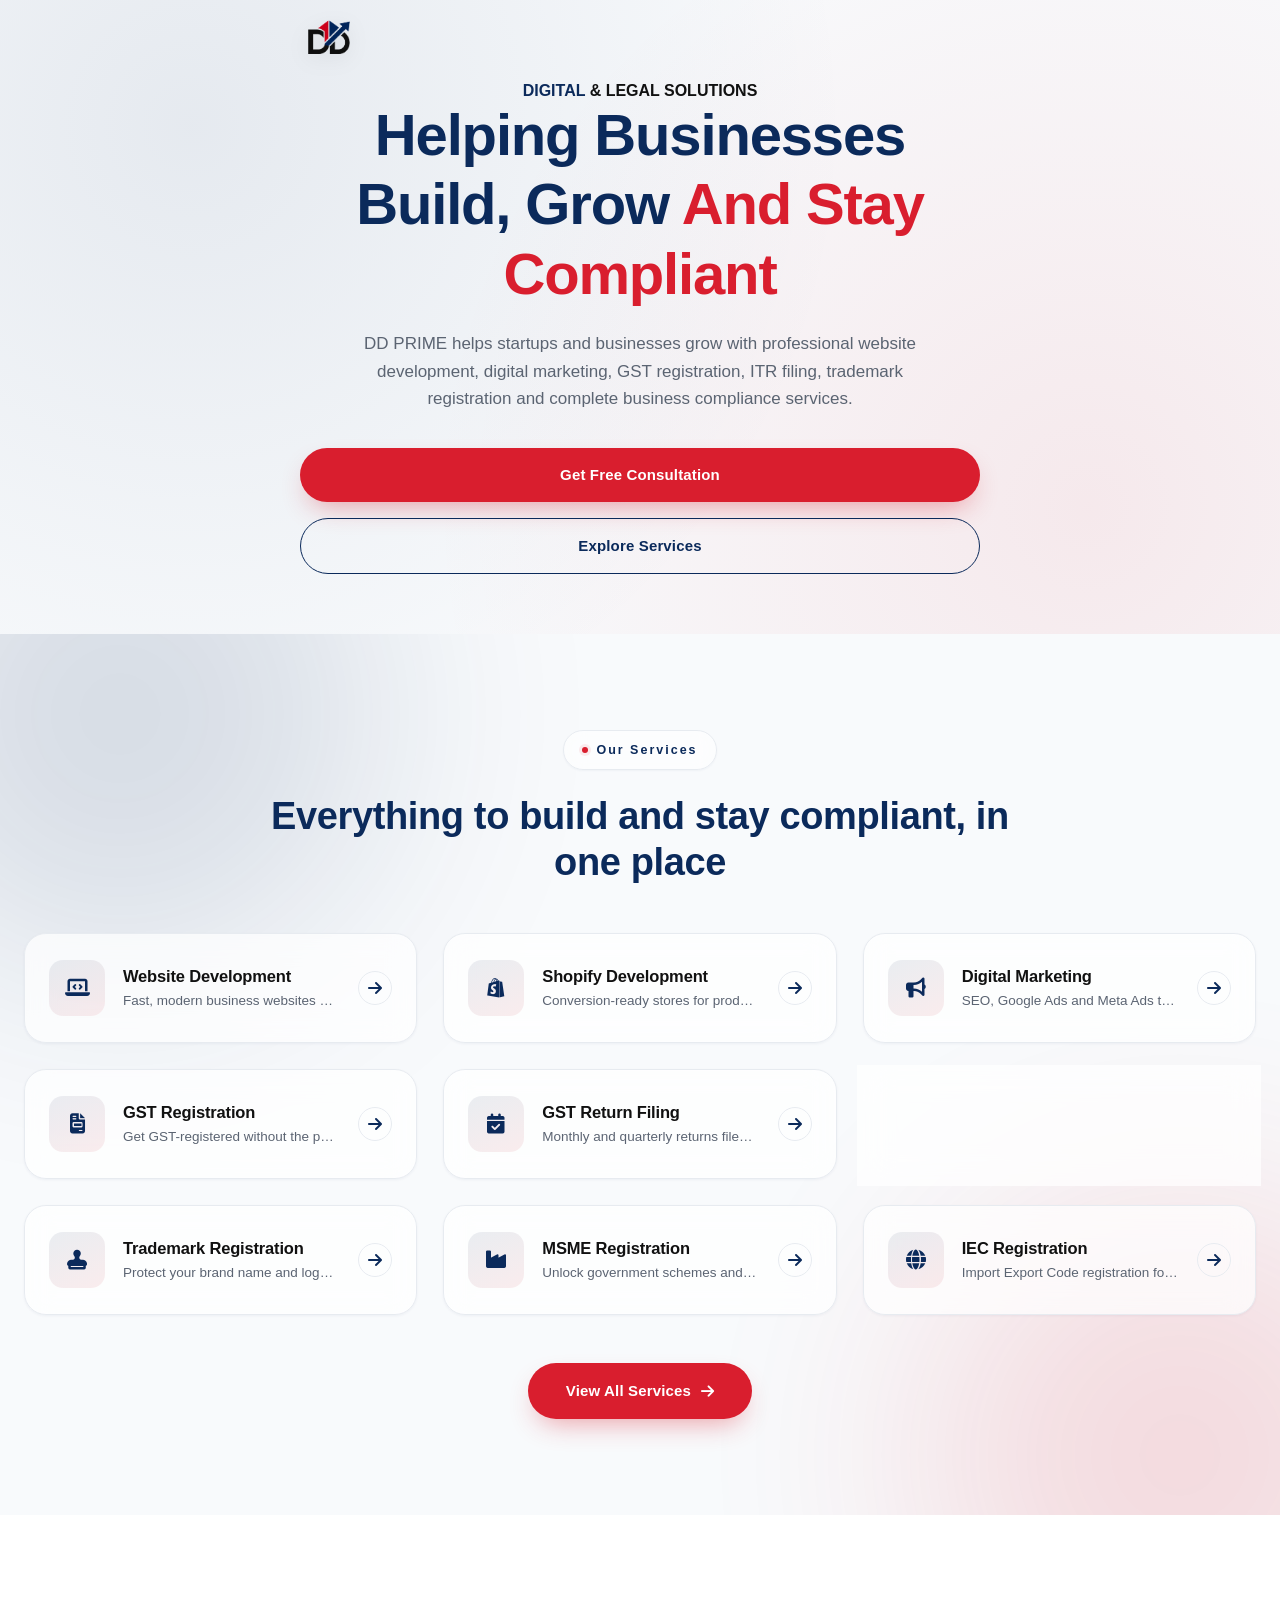
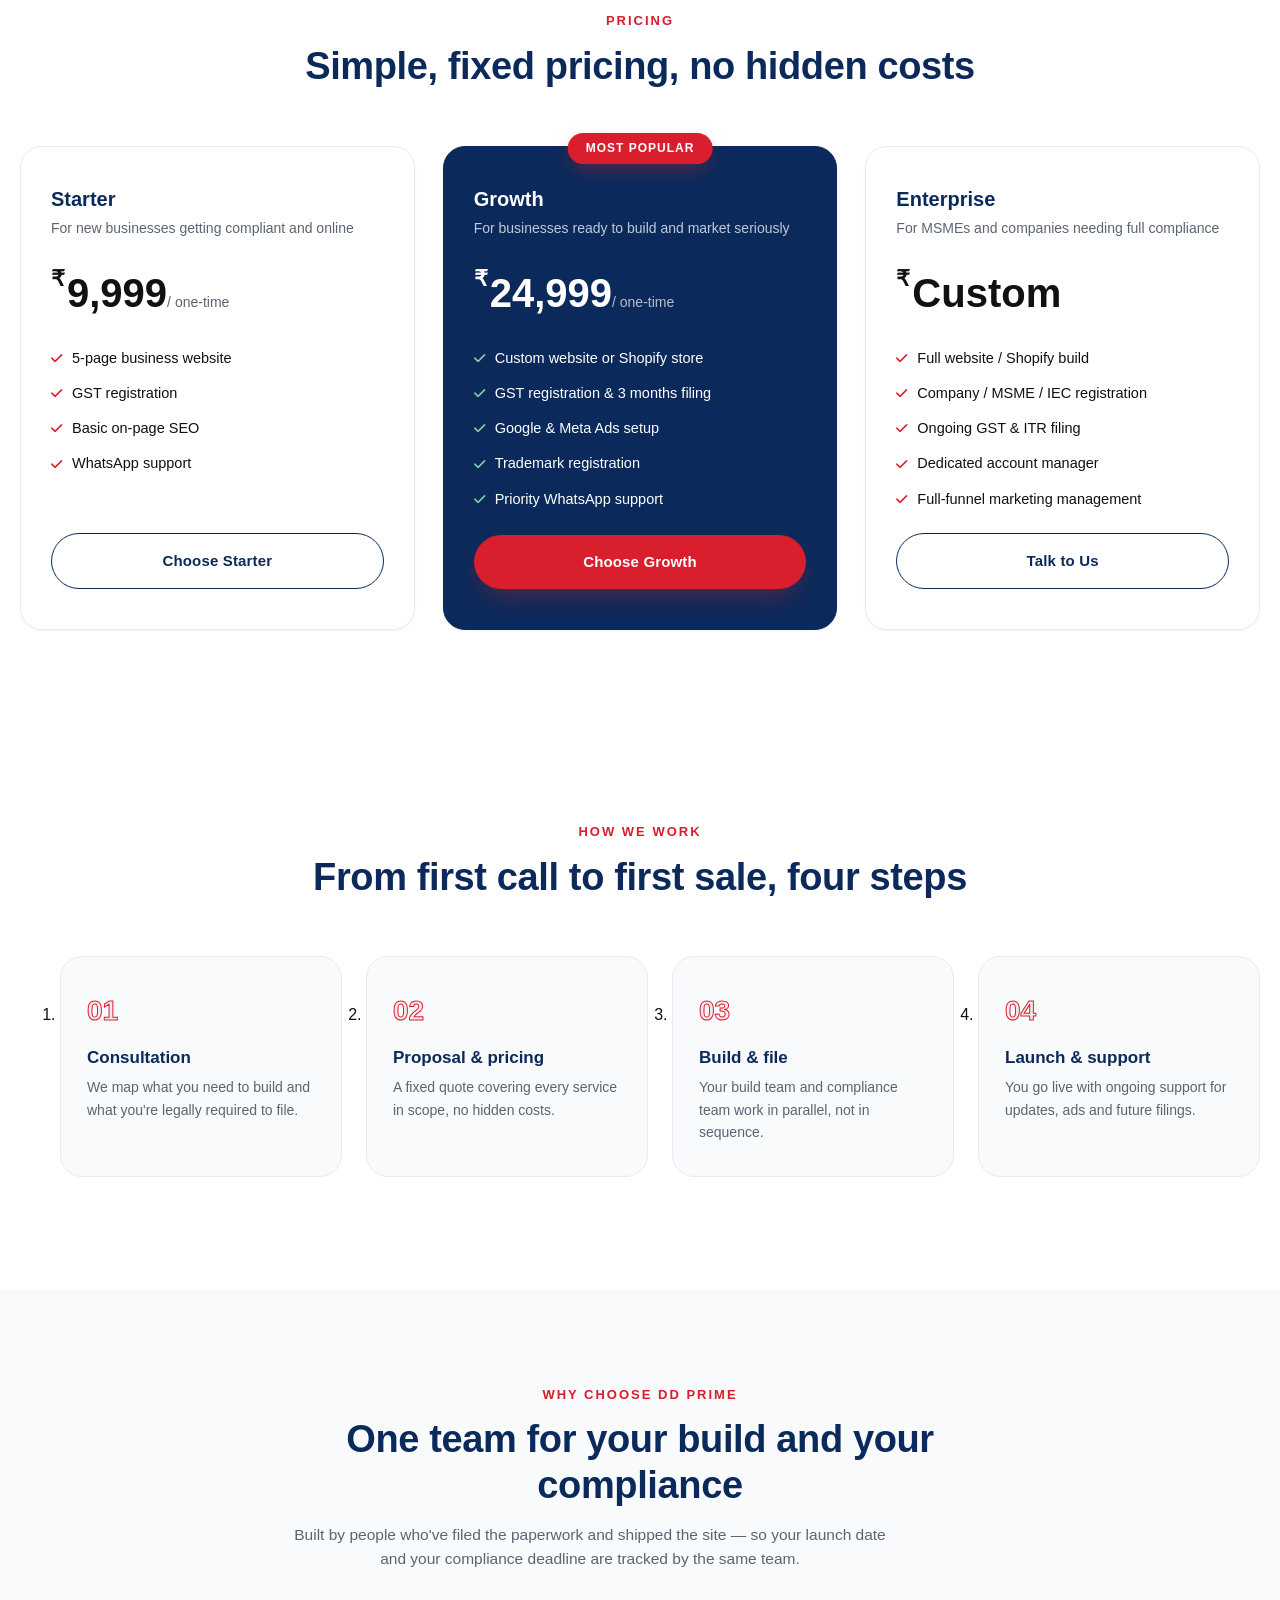
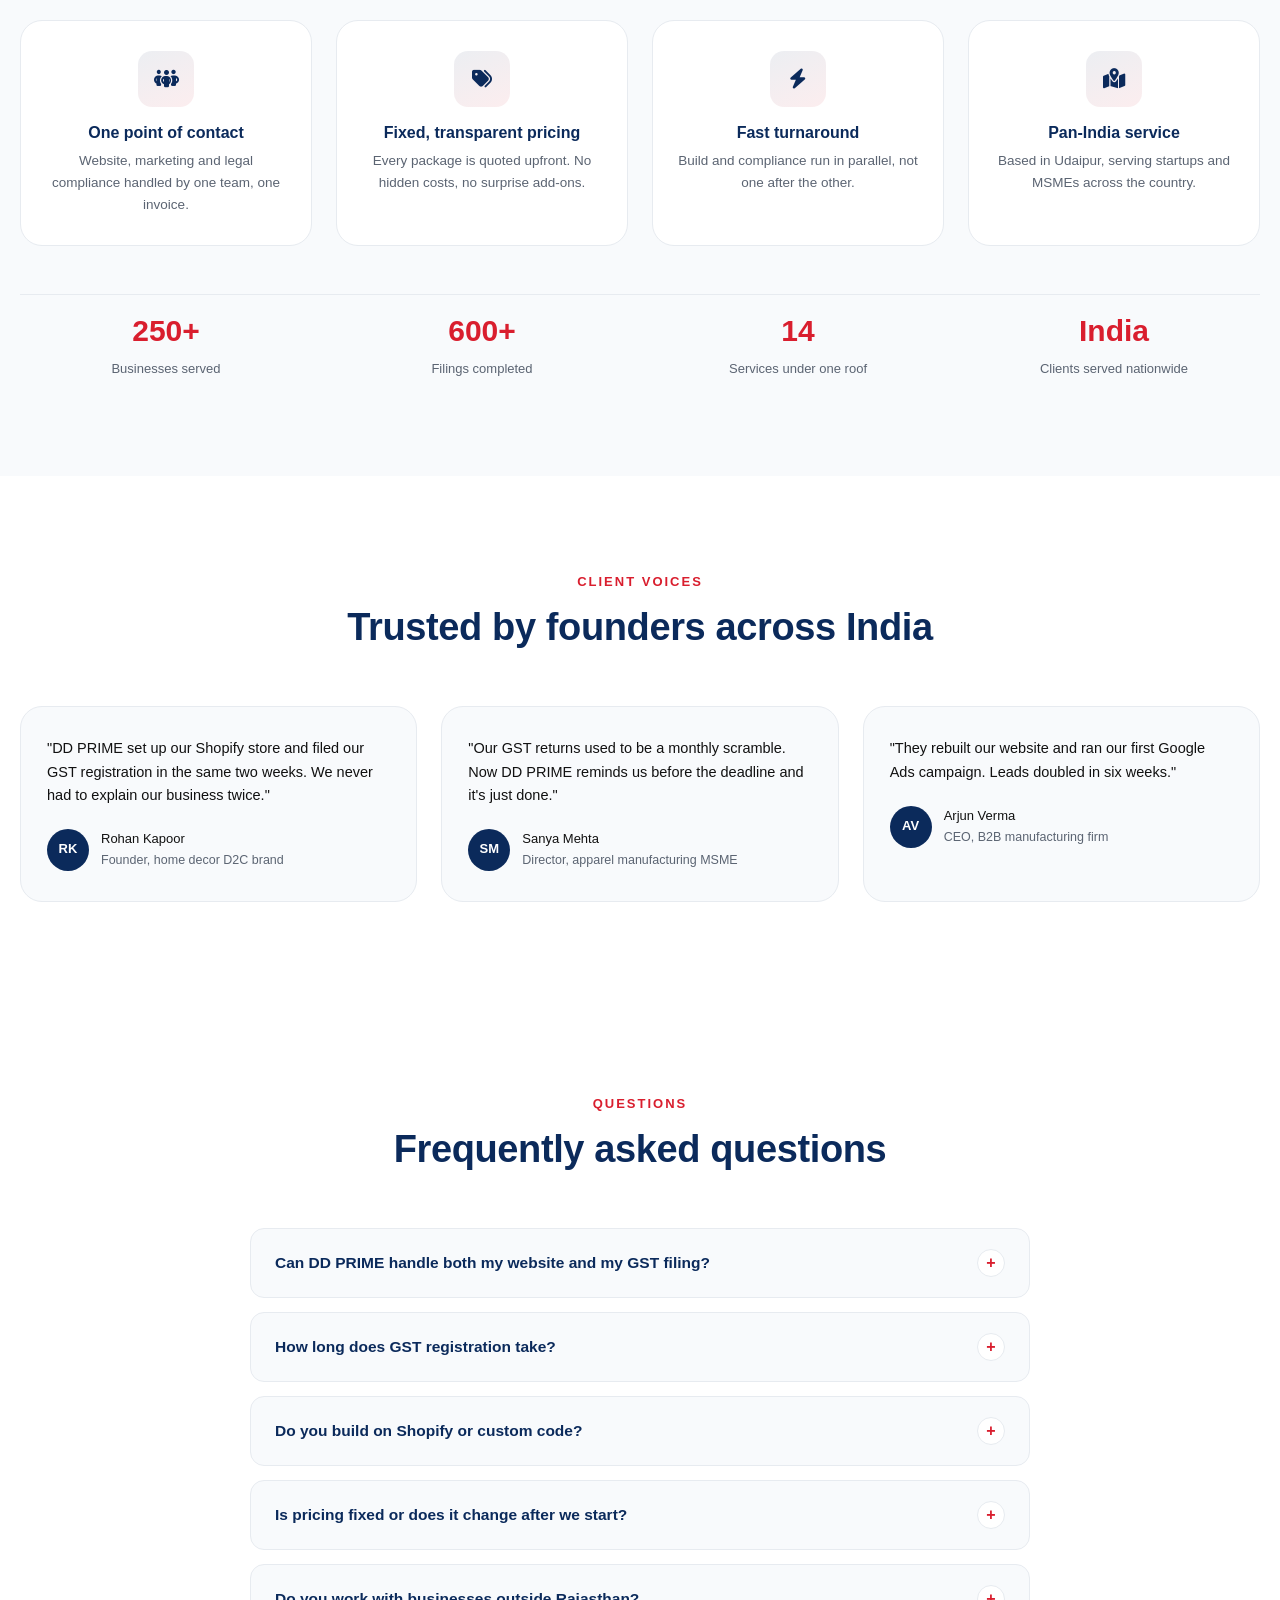
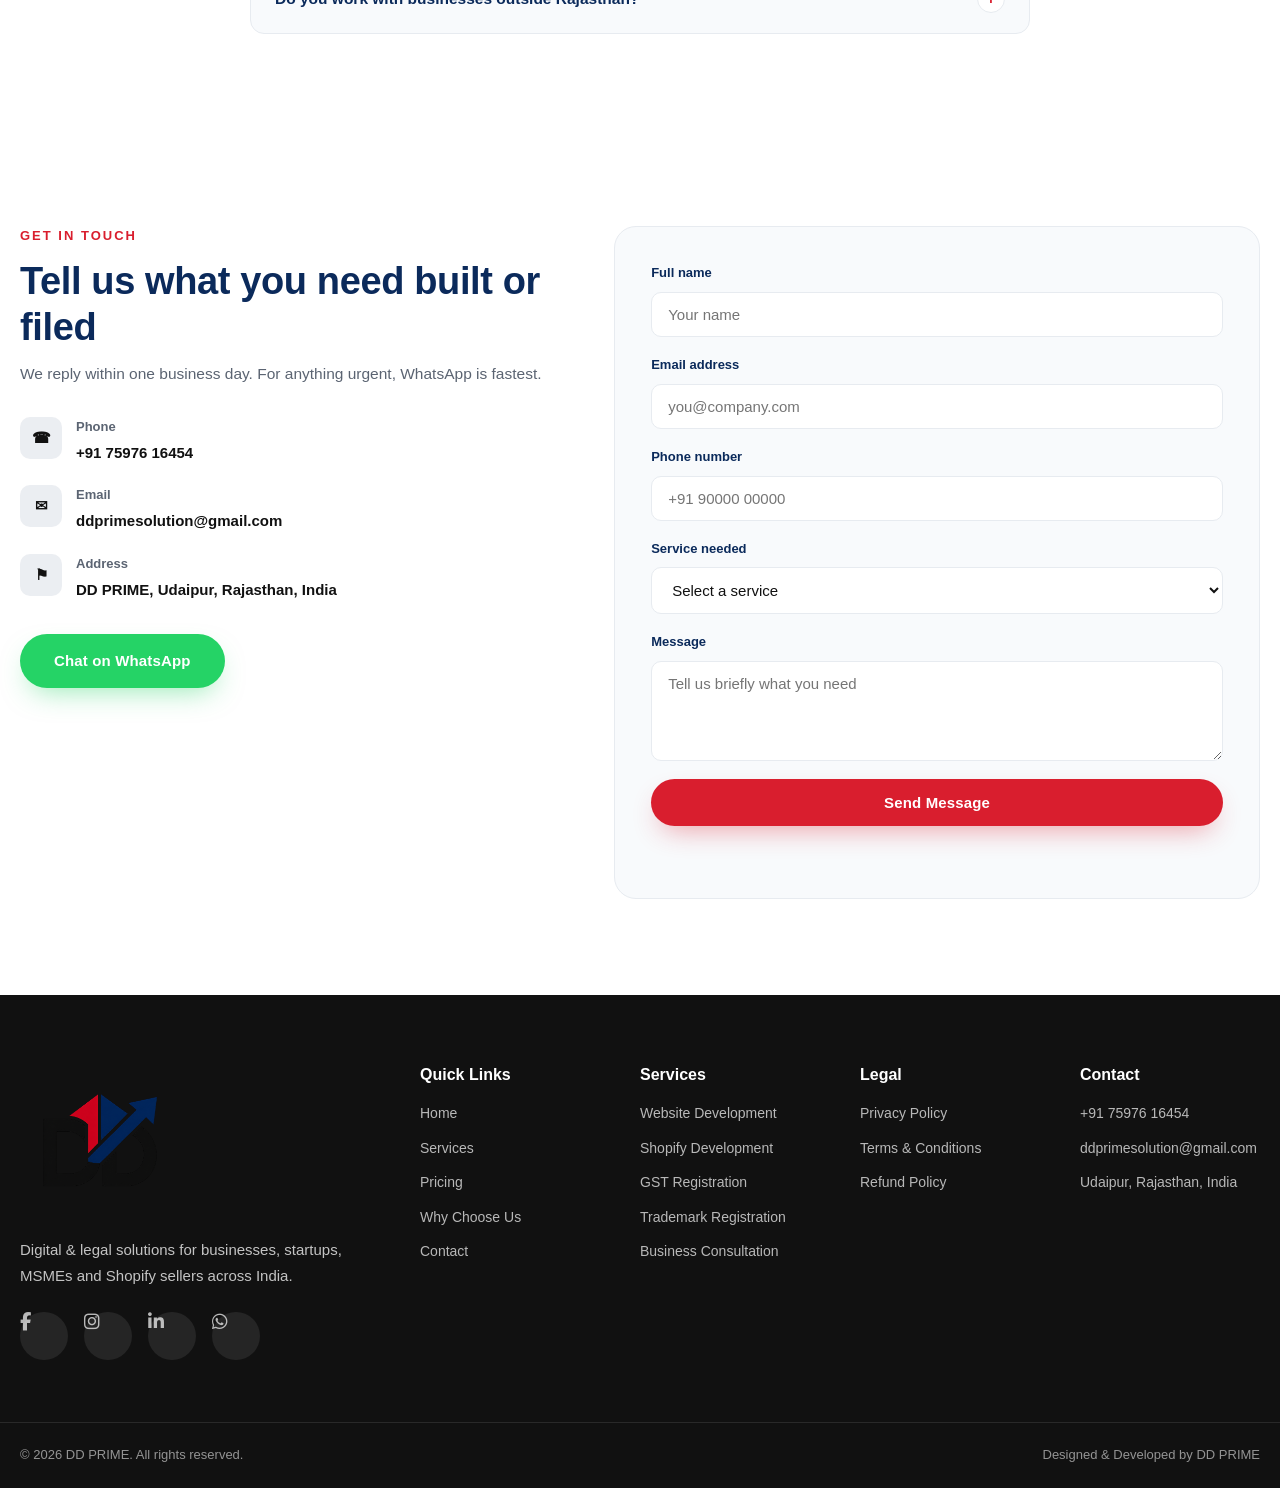
<file: index.html>
<!DOCTYPE html>
<html lang="en">
<head>
  <meta charset="UTF-8">
  <meta name="viewport" content="width=device-width, initial-scale=1.0">
  <title>DD PRIME | Website Development, Digital Marketing &amp; Business Compliance</title>
  <meta name="description" content="DD PRIME helps startups and businesses grow with professional website development, digital marketing, GST registration, ITR filing, trademark registration and complete business compliance services. Based in Udaipur, serving clients across India.">
  <meta name="theme-color" content="#0b1220">

  <!-- Open Graph -->
  <meta property="og:type" content="website">
  <meta property="og:title" content="DD PRIME"
  <meta property="og:description" content="Website development, digital marketing and business compliance (GST, ITR, Trademark, MSME, IEC) under one roof.">
  <meta property="og:image" content="logo.png">

  <!-- Favicon -->
  <link rel="icon" href="favicon.ico" sizes="any">
  <link rel="icon" href="logo.png" type="image/png">

  <!-- Performance: preconnect to third-party origins -->
  <link rel="preconnect" href="https://cdnjs.cloudflare.com" crossorigin>

  <!-- Font Awesome (used throughout for service, contact and social icons) -->
  <link rel="stylesheet" href="https://cdnjs.cloudflare.com/ajax/libs/font-awesome/6.5.2/css/all.min.css" integrity="sha512-SnH5WK+bZxgPHs44uWIX+LLJAJ9/2PkPKZ5QiAj6Ta86w+fsb2TkcmfRyVX3pBnMFcV7oQPJkl9QevSCWr3W6A==" crossorigin="anonymous" referrerpolicy="no-referrer">

  <!-- Site stylesheet -->
  <link rel="stylesheet" href="style.css">
</head>
<body>

  <a class="skip-link" href="#main">Skip to main content</a>

  <main id="main">

    <!-- ===================== 1. HERO ===================== -->
    <section class="hero" id="home" aria-labelledby="hero-title">
      <div class="container hero-inner">
        <div class="hero-content reveal" data-reveal="left">
          <!-- ===================== 0. BRAND HEADER ===================== -->
<div class="brand-header reveal" data-reveal="up">
  <img src="logo.png" alt="DD PRIME Logo" class="brand-header__logo">
 <h2 class="brand-header__name">
    <span class="brand-header__name--dd">DIGITAL</span>
    <span class="brand-header__name--prime"> &amp; LEGAL SOLUTIONS</span>
</h2>
</div>
          <h1 class="hero-title" id="hero-title">
            Helping businesses build, grow <span class="text-accent">and stay compliant</span>
          </h1>
          <p class="hero-desc">
            DD PRIME helps startups and businesses grow with professional website development, digital marketing, GST registration, ITR filing, trademark registration and complete business compliance services.
          </p>
          <div class="hero-cta">
            <a href="#contact" class="btn btn-primary ripple">Get Free Consultation</a>
            <a href="#services" class="btn btn-outline ripple">Explore Services</a>
          </div>
        </div>
      </div>
    </section>

    <!-- ===================== 2. OUR SERVICES ===================== -->
    <section class="svc" id="services" aria-labelledby="services-title">
      <div class="svc__bg" aria-hidden="true">
        <span class="svc__glow svc__glow--blue"></span>
        <span class="svc__glow svc__glow--red"></span>
      </div>

      <div class="svc__container">
        <div class="svc__badge-wrap">
          <span class="svc__badge"><span class="svc__badge-dot" aria-hidden="true"></span> Our Services</span>
        </div>

        <h2 class="section-title svc-reveal" id="services-title">Everything to build and stay compliant, in one place</h2>

        <ul class="svc__grid">
          <li>
            <a href="#contact" class="svc-card svc-reveal">
              <span class="svc-card__border" aria-hidden="true"></span>
              <span class="svc-card__glow" aria-hidden="true"></span>
              <span class="svc-card__icon" aria-hidden="true"><i class="fa-solid fa-laptop-code"></i></span>
              <span class="svc-card__body">
                <span class="svc-card__title">Website Development</span>
                <span class="svc-card__desc">Fast, modern business websites built to convert.</span>
              </span>
              <span class="svc-card__arrow" aria-hidden="true"><i class="fa-solid fa-arrow-right"></i></span>
            </a>
          </li>
          <li>
            <a href="#contact" class="svc-card svc-reveal">
              <span class="svc-card__border" aria-hidden="true"></span>
              <span class="svc-card__glow" aria-hidden="true"></span>
              <span class="svc-card__icon" aria-hidden="true"><i class="fa-brands fa-shopify"></i></span>
              <span class="svc-card__body">
                <span class="svc-card__title">Shopify Development</span>
                <span class="svc-card__desc">Conversion-ready stores for product sellers.</span>
              </span>
              <span class="svc-card__arrow" aria-hidden="true"><i class="fa-solid fa-arrow-right"></i></span>
            </a>
          </li>
          <li>
            <a href="#contact" class="svc-card svc-reveal">
              <span class="svc-card__border" aria-hidden="true"></span>
              <span class="svc-card__glow" aria-hidden="true"></span>
              <span class="svc-card__icon" aria-hidden="true"><i class="fa-solid fa-bullhorn"></i></span>
              <span class="svc-card__body">
                <span class="svc-card__title">Digital Marketing</span>
                <span class="svc-card__desc">SEO, Google Ads and Meta Ads that bring leads.</span>
              </span>
              <span class="svc-card__arrow" aria-hidden="true"><i class="fa-solid fa-arrow-right"></i></span>
            </a>
          </li>
          <li>
            <a href="#contact" class="svc-card svc-reveal">
              <span class="svc-card__border" aria-hidden="true"></span>
              <span class="svc-card__glow" aria-hidden="true"></span>
              <span class="svc-card__icon" aria-hidden="true"><i class="fa-solid fa-file-invoice"></i></span>
              <span class="svc-card__body">
                <span class="svc-card__title">GST Registration</span>
                <span class="svc-card__desc">Get GST-registered without the paperwork hassle.</span>
              </span>
              <span class="svc-card__arrow" aria-hidden="true"><i class="fa-solid fa-arrow-right"></i></span>
            </a>
          </li>
          <li>
            <a href="#contact" class="svc-card svc-reveal">
              <span class="svc-card__border" aria-hidden="true"></span>
              <span class="svc-card__glow" aria-hidden="true"></span>
              <span class="svc-card__icon" aria-hidden="true"><i class="fa-solid fa-calendar-check"></i></span>
              <span class="svc-card__body">
                <span class="svc-card__title">GST Return Filing</span>
                <span class="svc-card__desc">Monthly and quarterly returns filed on time, every time.</span>
              </span>
              <span class="svc-card__arrow" aria-hidden="true"><i class="fa-solid fa-arrow-right"></i></span>
            </a>
          </li>
          <li>
            <a href="#contact" class="svc-card svc-reveal">
              <span class="svc-card__border" aria-hidden="true"></span>
              <span class="svc-card__glow" aria-hidden="true"></span>
              <span class="svc-card__icon" aria-hidden="true"><i class="fa-solid fa-receipt"></i></span>
              <span class="svc-card__body">
                <span class="svc-card__title">Income Tax Return</span>
                <span class="svc-card__desc">Accurate ITR filing for individuals and businesses.</span>
              </span>
              <span class="svc-card__arrow" aria-hidden="true"><i class="fa-solid fa-arrow-right"></i></span>
            </a>
          </li>
          <li>
            <a href="#contact" class="svc-card svc-reveal">
              <span class="svc-card__border" aria-hidden="true"></span>
              <span class="svc-card__glow" aria-hidden="true"></span>
              <span class="svc-card__icon" aria-hidden="true"><i class="fa-solid fa-stamp"></i></span>
              <span class="svc-card__body">
                <span class="svc-card__title">Trademark Registration</span>
                <span class="svc-card__desc">Protect your brand name and logo, nationwide.</span>
              </span>
              <span class="svc-card__arrow" aria-hidden="true"><i class="fa-solid fa-arrow-right"></i></span>
            </a>
          </li>
          <li>
            <a href="#contact" class="svc-card svc-reveal">
              <span class="svc-card__border" aria-hidden="true"></span>
              <span class="svc-card__glow" aria-hidden="true"></span>
              <span class="svc-card__icon" aria-hidden="true"><i class="fa-solid fa-industry"></i></span>
              <span class="svc-card__body">
                <span class="svc-card__title">MSME Registration</span>
                <span class="svc-card__desc">Unlock government schemes and MSME benefits.</span>
              </span>
              <span class="svc-card__arrow" aria-hidden="true"><i class="fa-solid fa-arrow-right"></i></span>
            </a>
          </li>
          <li>
            <a href="#contact" class="svc-card svc-reveal">
              <span class="svc-card__border" aria-hidden="true"></span>
              <span class="svc-card__glow" aria-hidden="true"></span>
              <span class="svc-card__icon" aria-hidden="true"><i class="fa-solid fa-globe"></i></span>
              <span class="svc-card__body">
                <span class="svc-card__title">IEC Registration</span>
                <span class="svc-card__desc">Import Export Code registration for global trade.</span>
              </span>
              <span class="svc-card__arrow" aria-hidden="true"><i class="fa-solid fa-arrow-right"></i></span>
            </a>
          </li>
        </ul>

        <div class="svc__cta-wrap">
          <a href="#contact" class="svc__cta">
            View All Services <i class="fa-solid fa-arrow-right" aria-hidden="true"></i>
          </a>
        </div>
      </div>
    </section>

    <!-- ===================== 3. PRICING ===================== -->
    <section class="section pricing" id="pricing" aria-labelledby="pricing-title">
      <div class="container">
        <p class="section-eyebrow">Pricing</p>
        <h2 class="section-title" id="pricing-title">Simple, fixed pricing, no hidden costs</h2>

        <div class="pricing-grid">

          <div class="pricing-card reveal">
            <div class="pricing-header">
              <h3 class="pricing-name">Starter</h3>
              <p class="pricing-tagline">For new businesses getting compliant and online</p>
            </div>
            <p class="pricing-price"><span class="pricing-currency">₹</span>9,999<span class="pricing-period">/ one-time</span></p>
            <ul class="pricing-features">
              <li><i class="fa-solid fa-check" aria-hidden="true"></i> 5-page business website</li>
              <li><i class="fa-solid fa-check" aria-hidden="true"></i> GST registration</li>
              <li><i class="fa-solid fa-check" aria-hidden="true"></i> Basic on-page SEO</li>
              <li><i class="fa-solid fa-check" aria-hidden="true"></i> WhatsApp support</li>
            </ul>
            <a href="#contact" class="btn btn-outline btn-block ripple">Choose Starter</a>
          </div>

          <div class="pricing-card pricing-card--featured reveal">
            <span class="pricing-badge">Most Popular</span>
            <div class="pricing-header">
              <h3 class="pricing-name">Growth</h3>
              <p class="pricing-tagline">For businesses ready to build and market seriously</p>
            </div>
            <p class="pricing-price"><span class="pricing-currency">₹</span>24,999<span class="pricing-period">/ one-time</span></p>
            <ul class="pricing-features">
              <li><i class="fa-solid fa-check" aria-hidden="true"></i> Custom website or Shopify store</li>
              <li><i class="fa-solid fa-check" aria-hidden="true"></i> GST registration &amp; 3 months filing</li>
              <li><i class="fa-solid fa-check" aria-hidden="true"></i> Google &amp; Meta Ads setup</li>
              <li><i class="fa-solid fa-check" aria-hidden="true"></i> Trademark registration</li>
              <li><i class="fa-solid fa-check" aria-hidden="true"></i> Priority WhatsApp support</li>
            </ul>
            <a href="#contact" class="btn btn-primary btn-block ripple">Choose Growth</a>
          </div>

          <div class="pricing-card reveal">
            <div class="pricing-header">
              <h3 class="pricing-name">Enterprise</h3>
              <p class="pricing-tagline">For MSMEs and companies needing full compliance</p>
            </div>
            <p class="pricing-price"><span class="pricing-currency">₹</span>Custom</p>
            <ul class="pricing-features">
              <li><i class="fa-solid fa-check" aria-hidden="true"></i> Full website / Shopify build</li>
              <li><i class="fa-solid fa-check" aria-hidden="true"></i> Company / MSME / IEC registration</li>
              <li><i class="fa-solid fa-check" aria-hidden="true"></i> Ongoing GST &amp; ITR filing</li>
              <li><i class="fa-solid fa-check" aria-hidden="true"></i> Dedicated account manager</li>
              <li><i class="fa-solid fa-check" aria-hidden="true"></i> Full-funnel marketing management</li>
            </ul>
            <a href="#contact" class="btn btn-outline btn-block ripple">Talk to Us</a>
          </div>

        </div>
      </div>
    </section>

    <!-- ===================== 4. WORKING PROCESS ===================== -->
    <section class="section process" id="process" aria-labelledby="process-title">
      <div class="container">
        <p class="section-eyebrow">How we work</p>
        <h2 class="section-title" id="process-title">From first call to first sale, four steps</h2>

        <ol class="process-track">
          <li class="process-step reveal">
            <span class="process-index">01</span>
            <h3>Consultation</h3>
            <p>We map what you need to build and what you're legally required to file.</p>
          </li>
          <li class="process-step reveal">
            <span class="process-index">02</span>
            <h3>Proposal &amp; pricing</h3>
            <p>A fixed quote covering every service in scope, no hidden costs.</p>
          </li>
          <li class="process-step reveal">
            <span class="process-index">03</span>
            <h3>Build &amp; file</h3>
            <p>Your build team and compliance team work in parallel, not in sequence.</p>
          </li>
          <li class="process-step reveal">
            <span class="process-index">04</span>
            <h3>Launch &amp; support</h3>
            <p>You go live with ongoing support for updates, ads and future filings.</p>
          </li>
        </ol>
      </div>
    </section>

    <!-- ===================== 5. WHY CHOOSE DD PRIME ===================== -->
    <section class="section why-choose" id="why-choose" aria-labelledby="why-choose-title">
      <div class="container why-choose-inner">
        <div class="why-choose-text reveal">
          <p class="section-eyebrow">Why Choose DD PRIME</p>
          <h2 class="section-title" id="why-choose-title">One team for your build and your compliance</h2>
          <p class="section-sub">Built by people who've filed the paperwork and shipped the site — so your launch date and your compliance deadline are tracked by the same team.</p>
        </div>

        <ul class="why-choose-grid">
          <li class="why-choose-item reveal">
            <span class="why-choose-icon" aria-hidden="true"><i class="fa-solid fa-people-group"></i></span>
            <h3>One point of contact</h3>
            <p>Website, marketing and legal compliance handled by one team, one invoice.</p>
          </li>
          <li class="why-choose-item reveal">
            <span class="why-choose-icon" aria-hidden="true"><i class="fa-solid fa-tags"></i></span>
            <h3>Fixed, transparent pricing</h3>
            <p>Every package is quoted upfront. No hidden costs, no surprise add-ons.</p>
          </li>
          <li class="why-choose-item reveal">
            <span class="why-choose-icon" aria-hidden="true"><i class="fa-solid fa-bolt"></i></span>
            <h3>Fast turnaround</h3>
            <p>Build and compliance run in parallel, not one after the other.</p>
          </li>
          <li class="why-choose-item reveal">
            <span class="why-choose-icon" aria-hidden="true"><i class="fa-solid fa-map-location-dot"></i></span>
            <h3>Pan-India service</h3>
            <p>Based in Udaipur, serving startups and MSMEs across the country.</p>
          </li>
        </ul>

        <dl class="about-stats reveal">
          <div class="about-stat"><dt>250+</dt><dd>Businesses served</dd></div>
          <div class="about-stat"><dt>600+</dt><dd>Filings completed</dd></div>
          <div class="about-stat"><dt>14</dt><dd>Services under one roof</dd></div>
          <div class="about-stat"><dt>India</dt><dd>Clients served nationwide</dd></div>
        </dl>
      </div>
    </section>

    <!-- ===================== 6. TESTIMONIALS ===================== -->
    <section class="section testimonials" id="testimonials" aria-labelledby="testimonials-title">
      <div class="container">
        <p class="section-eyebrow">Client voices</p>
        <h2 class="section-title" id="testimonials-title">Trusted by founders across India</h2>

        <div class="testimonial-track">
          <blockquote class="testimonial-card reveal">
            <p>"DD PRIME set up our Shopify store and filed our GST registration in the same two weeks. We never had to explain our business twice."</p>
            <footer>
              <span class="avatar" aria-hidden="true">RK</span>
              <div>Rohan Kapoor<span>Founder, home decor D2C brand</span></div>
            </footer>
          </blockquote>
          <blockquote class="testimonial-card reveal">
            <p>"Our GST returns used to be a monthly scramble. Now DD PRIME reminds us before the deadline and it's just done."</p>
            <footer>
              <span class="avatar" aria-hidden="true">SM</span>
              <div>Sanya Mehta<span>Director, apparel manufacturing MSME</span></div>
            </footer>
          </blockquote>
          <blockquote class="testimonial-card reveal">
            <p>"They rebuilt our website and ran our first Google Ads campaign. Leads doubled in six weeks."</p>
            <footer>
              <span class="avatar" aria-hidden="true">AV</span>
              <div>Arjun Verma<span>CEO, B2B manufacturing firm</span></div>
            </footer>
          </blockquote>
        </div>
      </div>
    </section>

    <!-- ===================== 7. FAQ ===================== -->
    <section class="section faq" id="faq" aria-labelledby="faq-title">
      <div class="container">
        <p class="section-eyebrow">Questions</p>
        <h2 class="section-title" id="faq-title">Frequently asked questions</h2>

        <div class="faq-list">

          <div class="faq-item">
            <h3 class="faq-heading">
              <button class="faq-question" type="button" aria-expanded="false" aria-controls="faq-answer-1" id="faq-question-1">
                Can DD PRIME handle both my website and my GST filing?
                <span class="faq-icon" aria-hidden="true">+</span>
              </button>
            </h3>
            <div class="faq-answer" id="faq-answer-1" role="region" aria-labelledby="faq-question-1" hidden>
              <p>Yes. That's the core of what we do — one team runs your website, Shopify store or marketing, while another handles GST, ITR, MSME and Trademark filings, on one invoice.</p>
            </div>
          </div>

          <div class="faq-item">
            <h3 class="faq-heading">
              <button class="faq-question" type="button" aria-expanded="false" aria-controls="faq-answer-2" id="faq-question-2">
                How long does GST registration take?
                <span class="faq-icon" aria-hidden="true">+</span>
              </button>
            </h3>
            <div class="faq-answer" id="faq-answer-2" role="region" aria-labelledby="faq-question-2" hidden>
              <p>Once your documents are submitted, GST registration is typically completed within 5 to 7 working days, depending on government processing time.</p>
            </div>
          </div>

          <div class="faq-item">
            <h3 class="faq-heading">
              <button class="faq-question" type="button" aria-expanded="false" aria-controls="faq-answer-3" id="faq-question-3">
                Do you build on Shopify or custom code?
                <span class="faq-icon" aria-hidden="true">+</span>
              </button>
            </h3>
            <div class="faq-answer" id="faq-answer-3" role="region" aria-labelledby="faq-question-3" hidden>
              <p>Both. We build Shopify stores for product-based sellers and custom-coded websites for service businesses that need full design flexibility.</p>
            </div>
          </div>

          <div class="faq-item">
            <h3 class="faq-heading">
              <button class="faq-question" type="button" aria-expanded="false" aria-controls="faq-answer-4" id="faq-question-4">
                Is pricing fixed or does it change after we start?
                <span class="faq-icon" aria-hidden="true">+</span>
              </button>
            </h3>
            <div class="faq-answer" id="faq-answer-4" role="region" aria-labelledby="faq-question-4" hidden>
              <p>Fixed. Every package is quoted before work begins, and any add-on outside the original scope is agreed with you before we proceed.</p>
            </div>
          </div>

          <div class="faq-item">
            <h3 class="faq-heading">
              <button class="faq-question" type="button" aria-expanded="false" aria-controls="faq-answer-5" id="faq-question-5">
                Do you work with businesses outside Rajasthan?
                <span class="faq-icon" aria-hidden="true">+</span>
              </button>
            </h3>
            <div class="faq-answer" id="faq-answer-5" role="region" aria-labelledby="faq-question-5" hidden>
              <p>Yes. We're based in Udaipur but serve businesses, startups and Shopify sellers across India, entirely over call and WhatsApp.</p>
            </div>
          </div>

        </div>
      </div>
    </section>

    <!-- ===================== 8. CONTACT ===================== -->
    <section class="section contact" id="contact" aria-labelledby="contact-title">
      <div class="container contact-inner">

        <div class="contact-info reveal">
          <p class="section-eyebrow">Get in touch</p>
          <h2 class="section-title" id="contact-title">Tell us what you need built or filed</h2>
          <p class="section-sub">We reply within one business day. For anything urgent, WhatsApp is fastest.</p>

          <ul class="contact-list">
            <li>
              <span class="contact-icon" aria-hidden="true">☎</span>
              <div><strong>Phone</strong><a href="tel:+917597616454">+91 75976 16454</a></div>
            </li>
            <li>
              <span class="contact-icon" aria-hidden="true">✉</span>
              <div><strong>Email</strong><a href="mailto:ddprimesolution@gmail.com">ddprimesolution@gmail.com</a></div>
            </li>
            <li>
              <span class="contact-icon" aria-hidden="true">⚑</span>
              <div><strong>Address</strong><span>DD PRIME, Udaipur, Rajasthan, India</span></div>
            </li>
          </ul>

          <a href="https://wa.me/917597616454" class="btn btn-whatsapp ripple" target="_blank" rel="noopener noreferrer">Chat on WhatsApp</a>
        </div>

        <form class="contact-form" id="contactForm" action="https://api.web3forms.com/submit" method="POST" novalidate>
          <input type="hidden" name="access_key" value="e837c541-af5c-46ae-b81c-c27d6aff911c">
          <input type="hidden" name="subject" value="New DD PRIME Website Enquiry">
          <input type="hidden" name="from_name" value="DD PRIME Website">
          <input type="text" name="botcheck" class="hidden-field" style="display:none" tabindex="-1" autocomplete="off">

          <div class="form-row">
            <label for="name">Full name</label>
            <input type="text" id="name" name="name" placeholder="Your name" autocomplete="name" required>
          </div>
          <div class="form-row">
            <label for="email">Email address</label>
            <input type="email" id="email" name="email" placeholder="you@company.com" autocomplete="email" required>
          </div>
          <div class="form-row">
            <label for="phone">Phone number</label>
            <input type="tel" id="phone" name="phone" placeholder="+91 90000 00000" autocomplete="tel" required>
          </div>
          <div class="form-row">
            <label for="service">Service needed</label>
            <select id="service" name="service" required>
              <option value="" disabled selected>Select a service</option>
              <option>Website Development</option>
              <option>Shopify Development</option>
              <option>Digital Marketing</option>
              <option>SEO</option>
              <option>Google Ads</option>
              <option>Meta Ads</option>
              <option>GST Registration</option>
              <option>GST Return Filing</option>
              <option>Income Tax Return</option>
              <option>Trademark Registration</option>
              <option>MSME Registration</option>
              <option>IEC Registration</option>
              <option>Company Registration</option>
              <option>Business Consultation</option>
            </select>
          </div>
          <div class="form-row">
            <label for="message">Message</label>
            <textarea id="message" name="message" rows="4" placeholder="Tell us briefly what you need"></textarea>
          </div>
          <button type="submit" class="btn btn-primary btn-block ripple">Send Message</button>
          <p class="form-status" id="formStatus" role="status" aria-live="polite"></p>
        </form>

      </div>
    </section>

  </main>

  <!-- ===================== 9. FOOTER ===================== -->
  <footer class="footer">
    <div class="container footer-inner">

      <div class="footer-col footer-brand">
        <a href="#home" class="footer-logo">
          <img src="logo.png" alt="DD PRIME Logo" class="footer-logo-img">
        </a>
        <p>Digital &amp; legal solutions for businesses, startups, MSMEs and Shopify sellers across India.</p>
        <div class="footer-social" aria-label="Social media links">
          <a href="https://facebook.com/yourpage" target="_blank" rel="noopener noreferrer" class="social-icon" aria-label="Facebook">
            <i class="fa-brands fa-facebook-f" aria-hidden="true"></i>
          </a>
          <a href="https://instagram.com/yourusername" target="_blank" rel="noopener noreferrer" class="social-icon" aria-label="Instagram">
            <i class="fa-brands fa-instagram" aria-hidden="true"></i>
          </a>
          <a href="https://linkedin.com/in/yourprofile" target="_blank" rel="noopener noreferrer" class="social-icon" aria-label="LinkedIn">
            <i class="fa-brands fa-linkedin-in" aria-hidden="true"></i>
          </a>
          <a href="https://wa.me/917597616454" target="_blank" rel="noopener noreferrer" class="social-icon" aria-label="WhatsApp">
            <i class="fa-brands fa-whatsapp" aria-hidden="true"></i>
          </a>
        </div>
      </div>

      <nav class="footer-col" aria-labelledby="footer-quick-links">
        <h4 id="footer-quick-links">Quick Links</h4>
        <a href="#home">Home</a>
        <a href="#services">Services</a>
        <a href="#pricing">Pricing</a>
        <a href="#why-choose">Why Choose Us</a>
        <a href="#contact">Contact</a>
      </nav>

      <nav class="footer-col" aria-labelledby="footer-services">
        <h4 id="footer-services">Services</h4>
        <a href="#services">Website Development</a>
        <a href="#services">Shopify Development</a>
        <a href="#services">GST Registration</a>
        <a href="#services">Trademark Registration</a>
        <a href="#services">Business Consultation</a>
      </nav>

      <nav class="footer-col" aria-labelledby="footer-legal">
        <h4 id="footer-legal">Legal</h4>
        <a href="privacy-policy.html">Privacy Policy</a>
        <a href="terms-and-conditions.html">Terms &amp; Conditions</a>
        <a href="refund-policy.html">Refund Policy</a>
      </nav>

      <div class="footer-col">
        <h4>Contact</h4>
        <a href="tel:+917597616454">+91 75976 16454</a>
        <a href="mailto:ddprimesolution@gmail.com">ddprimesolution@gmail.com</a>
        <span class="footer-address">Udaipur, Rajasthan, India</span>
      </div>

    </div>

    <div class="footer-bottom">
      <div class="container footer-bottom-inner">
        <p>© <span id="year"></span> DD PRIME. All rights reserved.</p>
        <p>Designed &amp; Developed by DD PRIME</p>
      </div>
    </div>
  </footer>

  <script src="script.js" defer></script>
</body>
</html>
</file>
<file: style.css>
/* ============================================================
   DD PRIME — Master Stylesheet
   ------------------------------------------------------------
   Palette:   Blue #0B2A5B | Red #D91E2E | Black #111111
              White #FFFFFF | Light Gray #F8FAFC
   Fonts:     Poppins (headings) | Inter (body)
   ============================================================ */

/* ---------------------------------------------------------
   0. Reset & Tokens
   --------------------------------------------------------- */
:root {
  --blue: #0B2A5B;
  --blue-soft: rgba(11, 42, 91, 0.08);
  --blue-dark: #071b3d;
  --red: #D91E2E;
  --red-soft: rgba(217, 30, 46, 0.08);
  --red-dark: #b0161f;
  --black: #111111;
  --white: #FFFFFF;
  --gray: #F8FAFC;
  --border: #E7EBF0;
  --muted: #5B6472;

  --radius-lg: 22px;
  --radius-md: 14px;
  --radius-sm: 10px;
  --ease: cubic-bezier(0.16, 1, 0.3, 1);
  --speed: 300ms;

  --font-heading: 'Poppins', sans-serif;
  --font-body: 'Inter', sans-serif;

  --container-width: 1280px;
}

* , *::before, *::after {
  box-sizing: border-box;
}

html {
  scroll-behavior: smooth;
}

body {
  margin: 0;
  font-family: var(--font-body);
  color: var(--black);
  background: var(--white);
  line-height: 1.6;
  -webkit-font-smoothing: antialiased;
}

h1, h2, h3, h4 {
  font-family: var(--font-heading);
  color: var(--blue);
  margin: 0;
  line-height: 1.2;
}

p { margin: 0; }
ul, dl { margin: 0; padding: 0; list-style: none; }
a { text-decoration: none; color: inherit; }
img { max-width: 100%; display: block; }
button { font-family: inherit; cursor: pointer; border: none; background: none; }
input, textarea, select { font-family: inherit; font-size: 15px; }

.container {
  width: 100%;
  max-width: var(--container-width);
  margin: 0 auto;
  padding: 0 20px;
}

.skip-link {
  position: absolute;
  left: -999px;
  top: 0;
  background: var(--blue);
  color: var(--white);
  padding: 12px 20px;
  z-index: 999;
  border-radius: 0 0 8px 0;
}
.skip-link:focus {
  left: 0;
}

/* ---------------------------------------------------------
   1. Buttons
   --------------------------------------------------------- */
.btn {
  position: relative;
  display: inline-flex;
  align-items: center;
  justify-content: center;
  gap: 8px;
  padding: 15px 34px;
  border-radius: 999px;
  font-weight: 700;
  font-size: 15px;
  letter-spacing: 0.01em;
  overflow: hidden;
  isolation: isolate;
  transition: transform var(--speed) var(--ease),
              box-shadow var(--speed) var(--ease),
              background var(--speed) var(--ease),
              color var(--speed) var(--ease);
  -webkit-tap-highlight-color: transparent;
}

.btn-primary {
  background: var(--red);
  color: var(--white);
  box-shadow: 0 12px 28px -10px rgba(217, 30, 46, 0.45);
}
.btn-primary:hover, .btn-primary:focus-visible {
  background: var(--blue);
  transform: translateY(-3px) scale(1.03);
  box-shadow: 0 16px 32px -10px rgba(11, 42, 91, 0.45);
}

.btn-outline {
  background: transparent;
  color: var(--blue);
  border: 1.5px solid var(--blue);
}
.btn-outline:hover, .btn-outline:focus-visible {
  background: var(--blue);
  color: var(--white);
  transform: translateY(-3px);
}

.btn-white {
  background: var(--white);
  color: var(--blue);
  box-shadow: 0 12px 28px -10px rgba(0, 0, 0, 0.25);
}
.btn-white:hover, .btn-white:focus-visible {
  background: var(--gray);
  transform: translateY(-3px);
}

.btn-whatsapp {
  background: #25D366;
  color: var(--white);
  box-shadow: 0 12px 28px -10px rgba(37, 211, 102, 0.5);
}
.btn-whatsapp:hover, .btn-whatsapp:focus-visible {
  background: #1DA851;
  transform: translateY(-3px);
}

.btn-sm { padding: 10px 22px; font-size: 13.5px; }
.btn-block { width: 100%; }

.ripple {
  position: relative;
  overflow: hidden;
}
.ripple-effect {
  position: absolute;
  border-radius: 50%;
  background: rgba(255, 255, 255, 0.5);
  transform: scale(0);
  pointer-events: none;
  animation: ripple-anim 600ms var(--ease);
}
@keyframes ripple-anim {
  to { transform: scale(2.5); opacity: 0; }
}

/* ---------------------------------------------------------
   2. Navbar
   --------------------------------------------------------- */
.navbar {
  position: sticky;
  top: 0;
  z-index: 100;
  background: rgba(255, 255, 255, 0.85);
  backdrop-filter: blur(14px);
  -webkit-backdrop-filter: blur(14px);
  border-bottom: 1px solid var(--border);
  transition: box-shadow var(--speed) var(--ease);
}
.navbar.scrolled {
  box-shadow: 0 4px 20px rgba(11, 42, 91, 0.08);
}

.navbar-inner {
  display: flex;
  align-items: center;
  justify-content: space-between;
  padding-top: 14px;
  padding-bottom: 14px;
}

.logo {
  display: flex;
  align-items: center;
  gap: 10px;
}
.site-logo {
  height: 38px;
  width: auto;
}
.logo-title {
  font-family: var(--font-heading);
  font-weight: 800;
  font-size: 18px;
  color: var(--blue);
  letter-spacing: 0.02em;
}
.logo-red { color: var(--red); }

.nav-links {
  display: flex;
  align-items: center;
  gap: 32px;
}
.nav-links a {
  font-weight: 600;
  font-size: 14.5px;
  color: var(--black);
  position: relative;
  padding: 6px 0;
  transition: color var(--speed) var(--ease);
}
.nav-links a::after {
  content: '';
  position: absolute;
  left: 0;
  bottom: 0;
  width: 0;
  height: 2px;
  background: var(--red);
  transition: width var(--speed) var(--ease);
}
.nav-links a:hover, .nav-links a:focus-visible {
  color: var(--red);
}
.nav-links a:hover::after, .nav-links a:focus-visible::after {
  width: 100%;
}

.navbar-actions {
  display: flex;
  align-items: center;
  gap: 18px;
}

.nav-toggle {
  display: none;
  flex-direction: column;
  gap: 5px;
  padding: 8px;
}
.nav-toggle span {
  width: 22px;
  height: 2px;
  background: var(--blue);
  border-radius: 2px;
  transition: transform var(--speed) var(--ease), opacity var(--speed) var(--ease);
}
.nav-toggle.active span:nth-child(1) { transform: translateY(7px) rotate(45deg); }
.nav-toggle.active span:nth-child(2) { opacity: 0; }
.nav-toggle.active span:nth-child(3) { transform: translateY(-7px) rotate(-45deg); }

@media (max-width: 860px) {
  .nav-links {
    position: absolute;
    top: 100%;
    left: 0;
    right: 0;
    flex-direction: column;
    align-items: flex-start;
    gap: 0;
    background: var(--white);
    border-bottom: 1px solid var(--border);
    max-height: 0;
    overflow: hidden;
    transition: max-height var(--speed) var(--ease);
  }
  .nav-links.open {
    max-height: 320px;
  }
  .nav-links a {
    width: 100%;
    padding: 16px 24px;
    border-bottom: 1px solid var(--border);
  }
  .navbar-actions .btn-sm { display: none; }
  .nav-toggle { display: flex; }
}
/* ---------------------------------------------------------
   3. Hero
   --------------------------------------------------------- */
.hero {
  position: relative;
  padding: 10px 0 60px;
  background:
    radial-gradient(circle at 15% 20%, var(--blue-soft), transparent 55%),
    radial-gradient(circle at 85% 80%, var(--red-soft), transparent 55%),
    var(--gray);
  overflow: hidden;
}
.hero-inner {
  display: flex;
  justify-content: center;
}

.hero-content {
  max-width: 680px;
  text-align: center;
}

.eyebrow {
  display: inline-flex;
  align-items: center;
  gap: 8px;
  padding: 8px 18px;
  border-radius: 999px;
  background: rgba(255, 255, 255, 0.7);
  border: 1px solid var(--border);
  font-size: 16px;
  font-weight: 700;
  letter-spacing: 1.5px;
  text-transform: uppercase;
  color: var(--blue);
  margin-bottom: 24px;
}
.eyebrow-dot {
  width: 7px;
  height: 7px;
  border-radius: 50%;
  background: var(--red);
  box-shadow: 0 0 0 4px var(--red-soft);
}

.hero-title {
  font-size: clamp(34px, 5.5vw, 58px);
  font-weight: 900;
  letter-spacing: -0.02em;
  margin-bottom: 22px;
  text-transform: capitalize;
}
.text-accent { color: var(--red); }

.hero-desc {
  font-size: 17px;
   font-weight: 500;
  color: var(--muted);
  max-width: 560px;
  margin: 0 auto 36px;
}

.hero-cta {
  display: flex;
  justify-content: center;
  gap: 16px;
  flex-wrap: wrap;
}

@media (max-width:640px){

.hero{
    padding:8px 0 35px;
}
.hero-content{
    padding-top:0;
}

}
  .hero-cta .btn { width: 100%; }
}
/* ===== PREMIUM BRAND HEADER ===== */

.brand-header{
    display:flex;
    flex-direction:column;
    align-items:center;
    justify-content:center;
    margin-bottom:28px;
}

.brand-header__logo{
    width:65px;
    height:auto;
    margin-bottom:14px;
    filter:drop-shadow(0 5px 10px rgba(0,0,0,.08));
}
.brand-header__name{
    margin:0;
    font-family:var(--font-heading);
    font-size:clamp(22px,3vw,38px);
    font-weight:900;
    letter-spacing:1px;
    text-transform:uppercase;
    line-height:1.1;
}
.brand-header__name--dd{
    color:#0B2A5B;
}
.brand-header__name--prime{
    color:#111111;
    font-weight:700;
}
.brand-header__tagline{
    display:none;
}
@media(max-width:768px){}

.brand-header__logo{
    width:58px;
}
.brand-header__name{
    font-size:16px;
    letter-spacing:0;
    white-space:nowrap;
}
/* ---------------------------------------------------------
   4. Section shared patterns
   --------------------------------------------------------- */
.section {
  padding: 96px 0;
}
.section-eyebrow {
  text-align: center;
  font-size: 13px;
  font-weight: 700;
  letter-spacing: 2px;
  text-transform: uppercase;
  color: var(--red);
  margin-bottom: 12px;
}
.section-title {
  text-align: center;
  font-size: clamp(26px, 4vw, 38px);
  font-weight: 800;
  max-width: 780px;
  margin: 0 auto 56px;
  letter-spacing: -0.01em;
}
.section-sub {
  text-align: center;
  color: var(--muted);
  font-size: 15.5px;
  max-width: 620px;
  margin: -36px auto 40px;
}

@media (max-width: 640px) {
  .section { padding: 64px 0; }
  .section-title { margin-bottom: 40px; }
}

/* ---------------------------------------------------------
   5. Our Services (svc namespace — kept as-is)
   --------------------------------------------------------- */
.svc {
  --svc-blue: var(--blue);
  --svc-blue-soft: var(--blue-soft);
  --svc-red: var(--red);
  --svc-red-soft: var(--red-soft);
  --svc-black: var(--black);
  --svc-white: var(--white);
  --svc-gray: var(--gray);
  --svc-border: var(--border);
  --svc-muted: var(--muted);
  --svc-radius-lg: var(--radius-lg);
  --svc-radius-md: var(--radius-md);
  --svc-ease: var(--ease);
  --svc-speed: var(--speed);

  position: relative;
  isolation: isolate;
  width: 100%;
  overflow: hidden;
  background: var(--svc-gray);
  padding: 96px 24px;
}

.svc__bg { position: absolute; inset: 0; z-index: 0; pointer-events: none; }
.svc__glow { position: absolute; width: 520px; height: 520px; border-radius: 50%; filter: blur(120px); opacity: 0.14; }
.svc__glow--blue { top: -180px; left: -140px; background: var(--svc-blue); }
.svc__glow--red { bottom: -200px; right: -160px; background: var(--svc-red); }

.svc__container { position: relative; z-index: 1; max-width: var(--container-width); margin: 0 auto; }

.svc__badge-wrap { display: flex; justify-content: center; margin-bottom: 24px; }
.svc__badge {
  display: inline-flex; align-items: center; gap: 8px;
  padding: 9px 18px; border-radius: 999px;
  background: rgba(255,255,255,0.6); border: 1px solid var(--svc-border);
  backdrop-filter: blur(10px); -webkit-backdrop-filter: blur(10px);
  font-size: 12.5px; font-weight: 700; letter-spacing: 2px; color: var(--svc-blue);
  box-shadow: 0 1px 2px rgba(11,42,91,0.04);
}
.svc__badge-dot { width: 6px; height: 6px; border-radius: 50%; background: var(--svc-red); box-shadow: 0 0 0 3px var(--svc-red-soft); }

.svc .section-title { margin-bottom: 48px; }

.svc__grid {
  display: grid;
  grid-template-columns: repeat(3, minmax(0, 1fr));
  gap: 26px;
  margin: 0 0 48px;
}
.svc__grid > li { min-width: 0; }

@media (max-width: 1024px) { .svc__grid { grid-template-columns: repeat(2, minmax(0, 1fr)); } }
@media (max-width: 640px) { .svc__grid { grid-template-columns: minmax(0, 1fr); gap: 16px; } }

.svc-card {
  position: relative;
  display: flex;
  align-items: center;
  gap: 18px;
  height: 100%;
  min-width: 0;
  padding: 26px 24px;
  background: rgba(255,255,255,0.72);
  backdrop-filter: blur(14px); -webkit-backdrop-filter: blur(14px);
  border: 1px solid var(--svc-border);
  border-radius: var(--svc-radius-lg);
  overflow: hidden;
  isolation: isolate;
  box-shadow: 0 1px 3px rgba(11,42,91,0.05);
  transition: transform var(--svc-speed) var(--svc-ease),
              box-shadow var(--svc-speed) var(--svc-ease),
              border-color var(--svc-speed) var(--svc-ease);
}

.svc-card__border {
  position: absolute; inset: 0; border-radius: inherit; padding: 1.5px;
  background: conic-gradient(from 0deg, var(--svc-blue), var(--svc-red), var(--svc-blue));
  -webkit-mask: linear-gradient(#000 0 0) content-box, linear-gradient(#000 0 0);
  -webkit-mask-composite: xor; mask-composite: exclude;
  opacity: 0; transition: opacity var(--svc-speed) var(--svc-ease);
  z-index: -1; animation: svc-rotate-border 4s linear infinite paused;
}
.svc-card__glow {
  position: absolute; inset: -30%;
  background: radial-gradient(circle at 30% 20%, var(--svc-blue-soft), transparent 60%),
              radial-gradient(circle at 80% 90%, var(--svc-red-soft), transparent 55%);
  opacity: 0; transition: opacity var(--svc-speed) var(--svc-ease);
  z-index: -2; pointer-events: none;
}
.svc-card:hover, .svc-card:focus-visible {
  transform: translateY(-6px) scale(1.015);
  box-shadow: 0 24px 48px -12px rgba(11,42,91,0.18);
  outline: none;
}
.svc-card:hover .svc-card__border, .svc-card:focus-visible .svc-card__border { opacity: 1; animation-play-state: running; }
.svc-card:hover .svc-card__glow, .svc-card:focus-visible .svc-card__glow { opacity: 1; }
@keyframes svc-rotate-border { to { transform: rotate(360deg); } }

.svc-card__icon {
  flex: 0 0 auto; display: flex; align-items: center; justify-content: center;
  width: 56px; height: 56px; border-radius: var(--svc-radius-md);
  background: linear-gradient(155deg, var(--svc-blue-soft), var(--svc-red-soft));
  color: var(--svc-blue); font-size: 20px;
  transition: transform var(--svc-speed) var(--svc-ease), color var(--svc-speed) var(--svc-ease), background var(--svc-speed) var(--svc-ease);
}
.svc-card:hover .svc-card__icon, .svc-card:focus-visible .svc-card__icon {
  transform: scale(1.08) rotate(-4deg);
  background: var(--svc-blue); color: var(--svc-white);
}

.svc-card__body { display: flex; flex-direction: column; gap: 4px; min-width: 0; }
.svc-card__title { font-size: 16.5px; font-weight: 700; color: var(--svc-black); letter-spacing: -0.01em; line-height: 1.3; }
.svc-card__desc { font-size: 13.5px; line-height: 1.45; color: var(--svc-muted); white-space: nowrap; overflow: hidden; text-overflow: ellipsis; }

.svc-card__arrow {
  margin-left: auto; flex: 0 0 auto; display: flex; align-items: center; justify-content: center;
  width: 34px; height: 34px; border-radius: 50%; border: 1.5px solid var(--svc-border); color: var(--svc-blue);
  transition: transform var(--svc-speed) var(--svc-ease), background var(--svc-speed) var(--svc-ease), border-color var(--svc-speed) var(--svc-ease), color var(--svc-speed) var(--svc-ease);
}
.svc-card:hover .svc-card__arrow, .svc-card:focus-visible .svc-card__arrow {
  transform: translateX(4px); background: var(--svc-red); border-color: var(--svc-red); color: var(--svc-white);
}

.svc-reveal { opacity: 0; transform: translateY(28px); transition: opacity 600ms var(--svc-ease), transform 600ms var(--svc-ease); }
.svc-reveal.svc-in-view, .svc-reveal.in-view { opacity: 1; transform: translateY(0); }

.svc__cta-wrap { display: flex; justify-content: center; }
.svc__cta {
  position: relative; display: inline-flex; align-items: center; justify-content: center; gap: 10px;
  padding: 16px 38px; border-radius: 999px; background: var(--svc-red); color: var(--svc-white);
  font-size: 15px; font-weight: 700; letter-spacing: 0.01em; overflow: hidden; isolation: isolate;
  box-shadow: 0 12px 28px -10px rgba(217,30,46,0.45);
  transition: background var(--svc-speed) var(--svc-ease), transform var(--svc-speed) var(--svc-ease), box-shadow var(--svc-speed) var(--svc-ease);
}
.svc__cta:hover, .svc__cta:focus-visible {
  background: var(--svc-blue); transform: translateY(-3px) scale(1.03);
  box-shadow: 0 16px 32px -10px rgba(11,42,91,0.45); outline: none;
}
.svc__cta:active { transform: translateY(-1px) scale(0.99); }

@media (max-width: 640px) {
  .svc { padding: 64px 18px; }
  .svc__badge-wrap { margin-bottom: 20px; }
  .svc-card { padding: 20px; gap: 14px; }
  .svc-card__icon { width: 48px; height: 48px; }
  .svc-card__title { font-size: 15.5px; }
  .svc-card__desc { font-size: 13px; }
  .svc-card:hover, .svc-card:focus-visible { transform: translateY(-3px); }
}

/* ---------------------------------------------------------
   6. Pricing
   --------------------------------------------------------- */
.pricing-grid {
  display: grid;
  grid-template-columns: repeat(3, minmax(0, 1fr));
  gap: 28px;
  align-items: stretch;
}
@media (max-width: 980px) { .pricing-grid { grid-template-columns: 1fr; max-width: 460px; margin: 0 auto; } }

.pricing-card {
  position: relative;
  display: flex;
  flex-direction: column;
  gap: 22px;
  padding: 40px 30px;
  background: var(--white);
  border: 1px solid var(--border);
  border-radius: var(--radius-lg);
  box-shadow: 0 1px 3px rgba(11,42,91,0.05);
  transition: transform var(--speed) var(--ease), box-shadow var(--speed) var(--ease), border-color var(--speed) var(--ease);
}
.pricing-card:hover {
  transform: translateY(-6px);
  box-shadow: 0 24px 48px -12px rgba(11,42,91,0.18);
}

.pricing-card--featured {
  background: var(--blue);
  border-color: var(--blue);
  transform: scale(1.03);
}
.pricing-card--featured:hover { transform: scale(1.03) translateY(-6px); }
.pricing-card--featured .pricing-name,
.pricing-card--featured .pricing-tagline,
.pricing-card--featured .pricing-price,
.pricing-card--featured .pricing-period,
.pricing-card--featured .pricing-features li { color: var(--white); }
.pricing-card--featured .pricing-features li i { color: #7fd6a3; }

.pricing-badge {
  position: absolute;
  top: -14px;
  left: 50%;
  transform: translateX(-50%);
  background: var(--red);
  color: var(--white);
  font-size: 12px;
  font-weight: 700;
  letter-spacing: 1px;
  text-transform: uppercase;
  padding: 6px 18px;
  border-radius: 999px;
  box-shadow: 0 8px 20px -6px rgba(217,30,46,0.5);
}

.pricing-name { font-size: 20px; font-weight: 800; }
.pricing-tagline { color: var(--muted); font-size: 14px; margin-top: 6px; }
.pricing-card--featured .pricing-tagline { color: rgba(255,255,255,0.75); }

.pricing-price {
  font-family: var(--font-heading);
  font-size: 40px;
  font-weight: 800;
  color: var(--black);
}
.pricing-card--featured .pricing-price { color: var(--white); }
.pricing-currency { font-size: 22px; vertical-align: top; margin-right: 2px; }
.pricing-period { font-size: 14px; font-weight: 500; color: var(--muted); }
.pricing-card--featured .pricing-period { color: rgba(255,255,255,0.7); }

.pricing-features {
  display: flex;
  flex-direction: column;
  gap: 12px;
  flex: 1;
}
.pricing-features li {
  display: flex;
  align-items: center;
  gap: 10px;
  font-size: 14.5px;
  color: var(--black);
}
.pricing-features li i { color: var(--red); font-size: 13px; }

/* ---------------------------------------------------------
   7. Working Process
   --------------------------------------------------------- */
.process-track {
  display: grid;
  grid-template-columns: repeat(4, minmax(0, 1fr));
  gap: 24px;
}
@media (max-width: 980px) { .process-track { grid-template-columns: repeat(2, minmax(0, 1fr)); } }
@media (max-width: 560px) { .process-track { grid-template-columns: 1fr; } }

.process-step {
  position: relative;
  padding: 32px 26px;
  background: var(--gray);
  border: 1px solid var(--border);
  border-radius: var(--radius-lg);
  transition: transform var(--speed) var(--ease), box-shadow var(--speed) var(--ease);
}
.process-step:hover {
  transform: translateY(-6px);
  box-shadow: 0 20px 40px -14px rgba(11,42,91,0.16);
}
.process-index {
  display: inline-block;
  font-family: var(--font-heading);
  font-size: 28px;
  font-weight: 900;
  color: var(--red-soft);
  -webkit-text-stroke: 1px var(--red);
  margin-bottom: 14px;
}
.process-step h3 {
  font-size: 17px;
  margin-bottom: 8px;
}
.process-step p {
  font-size: 14px;
  color: var(--muted);
}

/* ---------------------------------------------------------
   8. Why Choose DD PRIME
   --------------------------------------------------------- */
.why-choose { background: var(--gray); }
.why-choose-inner { display: flex; flex-direction: column; gap: 48px; }
.why-choose-text { text-align: center; max-width: 720px; margin: 0 auto; }
.why-choose-text .section-title { margin-bottom: 14px; }
.why-choose-text .section-sub { margin: 0; }

.why-choose-grid {
  display: grid;
  grid-template-columns: repeat(4, minmax(0, 1fr));
  gap: 24px;
}
@media (max-width: 980px) { .why-choose-grid { grid-template-columns: repeat(2, minmax(0, 1fr)); } }
@media (max-width: 560px) { .why-choose-grid { grid-template-columns: 1fr; } }

.why-choose-item {
  padding: 30px 24px;
  background: var(--white);
  border: 1px solid var(--border);
  border-radius: var(--radius-lg);
  text-align: center;
  transition: transform var(--speed) var(--ease), box-shadow var(--speed) var(--ease);
}
.why-choose-item:hover {
  transform: translateY(-6px);
  box-shadow: 0 20px 40px -14px rgba(11,42,91,0.16);
}
.why-choose-icon {
  display: inline-flex;
  align-items: center;
  justify-content: center;
  width: 56px;
  height: 56px;
  border-radius: var(--radius-md);
  background: linear-gradient(155deg, var(--blue-soft), var(--red-soft));
  color: var(--blue);
  font-size: 20px;
  margin: 0 auto 16px;
}
.why-choose-item h3 { font-size: 16px; margin-bottom: 8px; }
.why-choose-item p { font-size: 13.5px; color: var(--muted); }

.about-stats {
  display: grid;
  grid-template-columns: repeat(4, minmax(0, 1fr));
  gap: 24px;
  padding-top: 12px;
  border-top: 1px solid var(--border);
}
@media (max-width: 640px) { .about-stats { grid-template-columns: repeat(2, minmax(0, 1fr)); } }

.about-stat {
  text-align: center;
}
.about-stat dt {
  font-family: var(--font-heading);
  font-size: 30px;
  font-weight: 800;
  color: var(--red);
  margin: 0 0 4px;
}
.about-stat dd {
  font-size: 13px;
  color: var(--muted);
  margin: 0;
}

/* ---------------------------------------------------------
   9. Testimonials
   --------------------------------------------------------- */
.testimonials { background: var(--white); }
.testimonial-track {
  display: grid;
  grid-template-columns: repeat(3, minmax(0, 1fr));
  gap: 24px;
}
@media (max-width: 980px) { .testimonial-track { grid-template-columns: 1fr; max-width: 520px; margin: 0 auto; } }

.testimonial-card {
  margin: 0;
  padding: 30px 26px;
  background: var(--gray);
  border: 1px solid var(--border);
  border-radius: var(--radius-lg);
  transition: transform var(--speed) var(--ease), box-shadow var(--speed) var(--ease);
}
.testimonial-card:hover {
  transform: translateY(-6px);
  box-shadow: 0 20px 40px -14px rgba(11,42,91,0.16);
}
.testimonial-card p {
  font-size: 14.5px;
  color: var(--black);
  line-height: 1.6;
  margin-bottom: 22px;
}
.testimonial-card footer {
  display: flex;
  align-items: center;
  gap: 12px;
}
.avatar {
  display: flex;
  align-items: center;
  justify-content: center;
  width: 42px;
  height: 42px;
  border-radius: 50%;
  background: var(--blue);
  color: var(--white);
  font-weight: 700;
  font-size: 13px;
  flex-shrink: 0;
}
.testimonial-card footer div {
  display: flex;
  flex-direction: column;
  font-size: 13px;
}
.testimonial-card footer div > * {
  font-style: normal;
}
.testimonial-card footer div span {
  color: var(--muted);
  font-size: 12.5px;
}

/* ---------------------------------------------------------
   10. FAQ
   --------------------------------------------------------- */
.faq-list {
  max-width: 780px;
  margin: 0 auto;
  display: flex;
  flex-direction: column;
  gap: 14px;
}
.faq-item {
  border: 1px solid var(--border);
  border-radius: var(--radius-md);
  background: var(--gray);
  overflow: hidden;
}
.faq-question {
  width: 100%;
  display: flex;
  align-items: center;
  justify-content: space-between;
  gap: 16px;
  padding: 20px 24px;
  text-align: left;
  font-size: 15.5px;
  font-weight: 700;
  color: var(--blue);
}
.faq-icon {
  flex-shrink: 0;
  display: flex;
  align-items: center;
  justify-content: center;
  width: 28px;
  height: 28px;
  border-radius: 50%;
  background: var(--white);
  border: 1px solid var(--border);
  font-size: 16px;
  color: var(--red);
  transition: transform var(--speed) var(--ease), background var(--speed) var(--ease), color var(--speed) var(--ease);
}
.faq-question[aria-expanded="true"] .faq-icon {
  transform: rotate(45deg);
  background: var(--red);
  color: var(--white);
}

.faq-answer {
  max-height: 0;
  overflow: hidden;
  transition: max-height var(--speed) var(--ease);
}
.faq-answer p {
  padding: 0 24px 20px;
  font-size: 14.5px;
  color: var(--muted);
}

/* ---------------------------------------------------------
   11. CTA Band
   --------------------------------------------------------- */
.cta-band {
  background: linear-gradient(135deg, var(--blue), var(--blue-dark));
  padding: 72px 0;
}
.cta-inner {
  text-align: center;
  max-width: 640px;
}
.cta-inner h2 {
  color: var(--white);
  font-size: clamp(24px, 3.5vw, 32px);
  font-weight: 800;
  margin-bottom: 14px;
}
.cta-inner p {
  color: rgba(255,255,255,0.8);
  font-size: 15px;
  margin-bottom: 30px;
}

/* ---------------------------------------------------------
   12. Contact
   --------------------------------------------------------- */
.contact-inner {
  display: grid;
  grid-template-columns: 1fr 1.2fr;
  gap: 56px;
  align-items: start;
  text-align: left;
}
@media (max-width: 900px) { .contact-inner { grid-template-columns: 1fr; } }

.contact-info .section-eyebrow,
.contact-info .section-title { text-align: left; margin-left: 0; }
.contact-info .section-title { margin-bottom: 12px; }
.contact-info .section-sub { text-align: left; margin: 0 0 30px; }

.contact-list {
  display: flex;
  flex-direction: column;
  gap: 20px;
  margin-bottom: 32px;
}
.contact-list li {
  display: flex;
  align-items: flex-start;
  gap: 14px;
}
.contact-icon {
  display: flex;
  align-items: center;
  justify-content: center;
  width: 42px;
  height: 42px;
  border-radius: var(--radius-sm);
  background: var(--blue-soft);
  color: var(--blue);
  font-size: 17px;
  flex-shrink: 0;
}
.contact-list strong {
  display: block;
  font-size: 13px;
  color: var(--muted);
  margin-bottom: 2px;
}
.contact-list a, .contact-list span {
  font-size: 15px;
  font-weight: 600;
  color: var(--black);
}
.contact-list a:hover { color: var(--red); }

.contact-form {
  background: var(--gray);
  border: 1px solid var(--border);
  border-radius: var(--radius-lg);
  padding: 36px;
  display: flex;
  flex-direction: column;
  gap: 18px;
}
.form-row { display: flex; flex-direction: column; gap: 8px; }
.form-row label {
  font-size: 13px;
  font-weight: 700;
  color: var(--blue);
}
.form-row input, .form-row select, .form-row textarea {
  padding: 13px 16px;
  border: 1px solid var(--border);
  border-radius: var(--radius-sm);
  background: var(--white);
  color: var(--black);
  transition: border-color var(--speed) var(--ease), box-shadow var(--speed) var(--ease);
}
.form-row input:focus, .form-row select:focus, .form-row textarea:focus {
  outline: none;
  border-color: var(--blue);
  box-shadow: 0 0 0 3px var(--blue-soft);
}
.form-row textarea { resize: vertical; min-height: 100px; }
.form-status { font-size: 13.5px; text-align: center; min-height: 18px; }
.form-status.success { color: #1DA851; }
.form-status.error { color: var(--red); }

@media (max-width: 640px) { .contact-form { padding: 24px; } }

/* ---------------------------------------------------------
   13. Footer
   --------------------------------------------------------- */
/* =========================
   FOOTER
========================= */

.footer{
    background:#111;
    color:rgba(255,255,255,.75);
    padding:70px 0 0;
}

.footer-inner{
    display:grid;
    grid-template-columns:2fr repeat(4,1fr);
    gap:40px;
    padding-bottom:50px;
    border-bottom:1px solid rgba(255,255,255,.1);
}

@media(max-width:992px){
    .footer-inner{
        grid-template-columns:repeat(2,1fr);
    }
}

@media(max-width:576px){
    .footer-inner{
        grid-template-columns:1fr;
        gap:30px;
    }
}

/* Brand */

.footer-brand{
    max-width:340px;
}

.footer-logo{
    display:inline-block;
    margin-bottom:18px;
}

.footer-logo-img{
    width:160px;
    height:auto;
    display:block;
}

.footer-brand p{
    font-size:15px;
    line-height:1.7;
    color:rgba(255,255,255,.75);
    margin-bottom:24px;
}

/* Social */

.footer-social{
    display:flex;
    align-items:center;
    gap:16px;
}

.social-icon{
    width:48px;
    height:48px;
    display:flex;
    align-items:center;
    justify-content:center;
    border-radius:50%;
    background:#252525;
    color:#fff;
    font-size:18px;
    text-decoration:none;
    transition:.3s ease;
}

.social-icon i{
    font-size:18px;
    line-height:1;
}

.social-icon:hover{
    background:#D91E2E;
    transform:translateY(-4px);
}

/* Columns */

.footer-col h4{
    color:#fff;
    font-size:16px;
    font-weight:700;
    margin-bottom:18px;
}

.footer-col a,
.footer-col span{
    display:block;
    margin-bottom:12px;
    color:rgba(255,255,255,.7);
    font-size:14px;
    text-decoration:none;
    transition:.3s;
}

.footer-col a:hover{
    color:#D91E2E;
}

/* Bottom */

.footer-bottom{
    padding:22px 0;
}

.footer-bottom-inner{
    display:flex;
    justify-content:space-between;
    align-items:center;
    flex-wrap:wrap;
    gap:10px;
}

.footer-bottom-inner p{
    margin:0;
    font-size:13px;
    color:rgba(255,255,255,.55);
}
/* ---------------------------------------------------------
   14. Floating WhatsApp & Back to top
   --------------------------------------------------------- */
.float-whatsapp {
  position: fixed;
  bottom: 26px;
  left: 26px;
  z-index: 90;
  display: flex;
  align-items: center;
  justify-content: center;
  width: 56px;
  height: 56px;
  border-radius: 50%;
  background: #25D366;
  box-shadow: 0 12px 28px -8px rgba(37,211,102,0.6);
  transition: transform var(--speed) var(--ease);
}
.float-whatsapp:hover { transform: scale(1.08); }

.back-to-top {
  position: fixed;
  bottom: 26px;
  right: 26px;
  z-index: 90;
  display: flex;
  align-items: center;
  justify-content: center;
  width: 48px;
  height: 48px;
  border-radius: 50%;
  background: var(--blue);
  color: var(--white);
  font-size: 18px;
  box-shadow: 0 12px 28px -8px rgba(11,42,91,0.5);
  opacity: 0;
  visibility: hidden;
  transform: translateY(12px);
  transition: opacity var(--speed) var(--ease), transform var(--speed) var(--ease), background var(--speed) var(--ease);
}
.back-to-top.visible {
  opacity: 1;
  visibility: visible;
  transform: translateY(0);
}
.back-to-top:hover { background: var(--red); }

/* ---------------------------------------------------------
   15. Scroll Reveal (generic)
   --------------------------------------------------------- */
.reveal {
  opacity: 0;
  transform: translateY(28px);
  transition: opacity 700ms var(--ease), transform 700ms var(--ease);
}
.reveal.in-view {
  opacity: 1;
  transform: translateY(0);
}
.reveal[data-reveal="left"] { transform: translateX(-32px); }
.reveal[data-reveal="left"].in-view { transform: translateX(0); }
.reveal[data-reveal="right"] { transform: translateX(32px); }
.reveal[data-reveal="right"].in-view { transform: translateX(0); }

/* ---------------------------------------------------------
   16. Accessibility & reduced motion
   --------------------------------------------------------- */
:focus-visible {
  outline: 3px solid var(--blue);
  outline-offset: 2px;
}

@media (prefers-reduced-motion: reduce) {
  html { scroll-behavior: auto; }
  .reveal, .svc-reveal, .svc-card, .svc-card__border, .svc-card__glow,
  .svc-card__icon, .svc-card__arrow, .svc__cta, .btn, .process-step,
  .why-choose-item, .testimonial-card, .pricing-card, .faq-icon,
  .faq-answer, .back-to-top, .float-whatsapp, .social-icon {
    transition: none !important;
    animation: none !important;
  }
  .reveal, .svc-reveal { opacity: 1; transform: none; }
}
</file>
